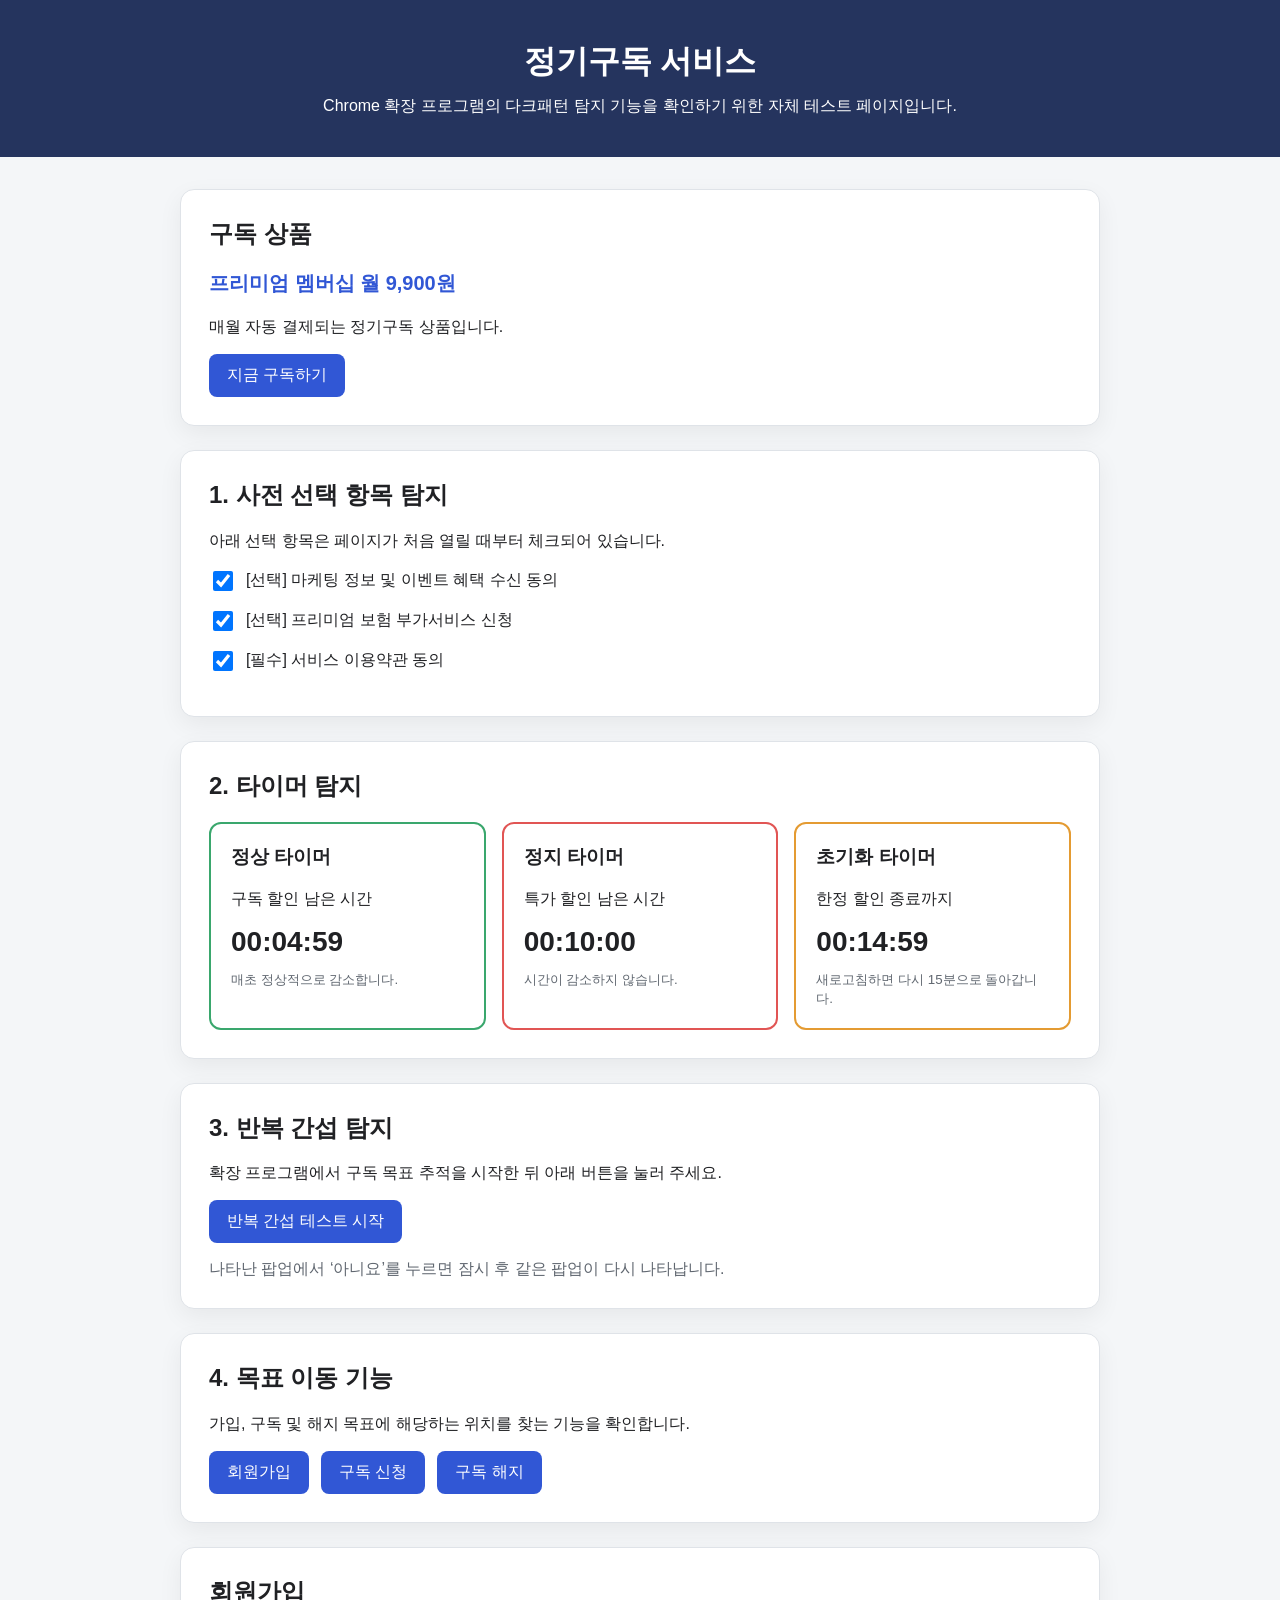
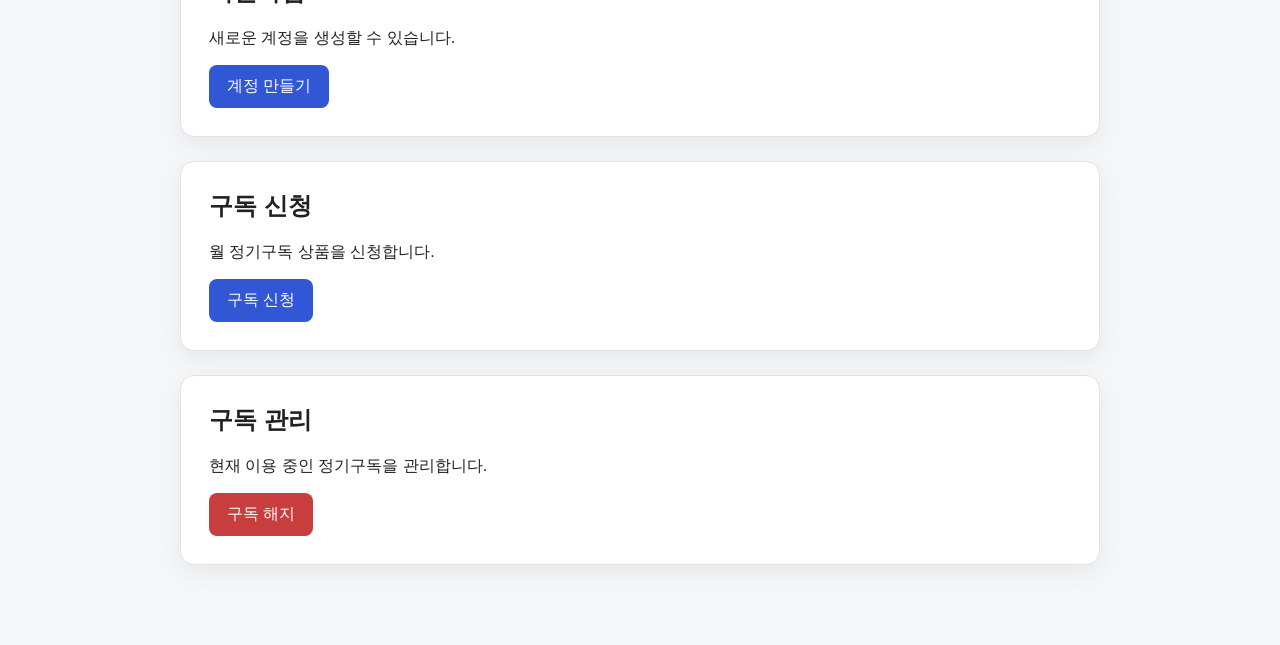
<file: test/index.html>
<!doctype html>
<html lang="ko">
  <head>
    <meta charset="UTF-8" />
    <meta name="viewport" content="width=device-width, initial-scale=1.0" />

    <title>정기구독 다크패턴 테스트</title>

    <link rel="stylesheet" href="style.css" />
    <script src="script.js" defer></script>
  </head>

  <body>
    <header class="page-header">
      <h1>정기구독 서비스</h1>
      <p>
        Chrome 확장 프로그램의 다크패턴 탐지 기능을 확인하기 위한 자체 테스트
        페이지입니다.
      </p>
    </header>

    <main class="container">
      <section class="test-card">
        <h2>구독 상품</h2>

        <p class="price">프리미엄 멤버십 월 9,900원</p>

        <p>매월 자동 결제되는 정기구독 상품입니다.</p>

        <button type="button">지금 구독하기</button>
      </section>

      <section class="test-card">
        <h2>1. 사전 선택 항목 탐지</h2>

        <p>아래 선택 항목은 페이지가 처음 열릴 때부터 체크되어 있습니다.</p>

        <label class="checkbox-row">
          <input id="marketing-agreement" type="checkbox" checked />
          <span>[선택] 마케팅 정보 및 이벤트 혜택 수신 동의</span>
        </label>

        <label class="checkbox-row">
          <input id="insurance-option" type="checkbox" checked />
          <span>[선택] 프리미엄 보험 부가서비스 신청</span>
        </label>

        <label class="checkbox-row">
          <input id="required-agreement" type="checkbox" checked required />
          <span>[필수] 서비스 이용약관 동의</span>
        </label>
      </section>

      <section class="test-card">
        <h2>2. 타이머 탐지</h2>

        <div class="timer-grid">
          <article class="timer-box timer-box--normal">
            <h3>정상 타이머</h3>
            <p>구독 할인 남은 시간</p>
            <strong id="normal-timer">00:05:00</strong>
            <small>매초 정상적으로 감소합니다.</small>
          </article>

          <article class="timer-box timer-box--static">
            <h3>정지 타이머</h3>
            <p>특가 할인 남은 시간</p>
            <strong id="static-timer">00:10:00</strong>
            <small>시간이 감소하지 않습니다.</small>
          </article>

          <article class="timer-box timer-box--reset">
            <h3>초기화 타이머</h3>
            <p>한정 할인 종료까지</p>
            <strong id="reset-timer">00:15:00</strong>
            <small>새로고침하면 다시 15분으로 돌아갑니다.</small>
          </article>
        </div>
      </section>

      <section class="test-card">
        <h2>3. 반복 간섭 탐지</h2>

        <p>
          확장 프로그램에서 구독 목표 추적을 시작한 뒤 아래 버튼을 눌러 주세요.
        </p>

        <button
          id="start-interference-test"
          class="primary-button"
          type="button"
        >
          반복 간섭 테스트 시작
        </button>

        <p class="guide">
          나타난 팝업에서 ‘아니요’를 누르면 잠시 후 같은 팝업이 다시 나타납니다.
        </p>
      </section>

      <section class="test-card">
        <h2>4. 목표 이동 기능</h2>

        <p>가입, 구독 및 해지 목표에 해당하는 위치를 찾는 기능을 확인합니다.</p>

        <nav class="goal-buttons" aria-label="사용자 목표">
          <a href="#signup-section"> 회원가입 </a>

          <a href="#subscribe-section"> 구독 신청 </a>

          <a href="#cancel-section"> 구독 해지 </a>
        </nav>
      </section>

      <section id="signup-section" class="test-card goal-section">
        <h2>회원가입</h2>
        <p>새로운 계정을 생성할 수 있습니다.</p>

        <button type="button">계정 만들기</button>
      </section>

      <section id="subscribe-section" class="test-card goal-section">
        <h2>구독 신청</h2>
        <p>월 정기구독 상품을 신청합니다.</p>

        <button type="button">구독 신청</button>
      </section>

      <section id="cancel-section" class="test-card goal-section">
        <h2>구독 관리</h2>
        <p>현재 이용 중인 정기구독을 관리합니다.</p>

        <button type="button" class="danger-button">구독 해지</button>
      </section>
    </main>

    <div id="popup-root"></div>
  </body>
</html>
</file>
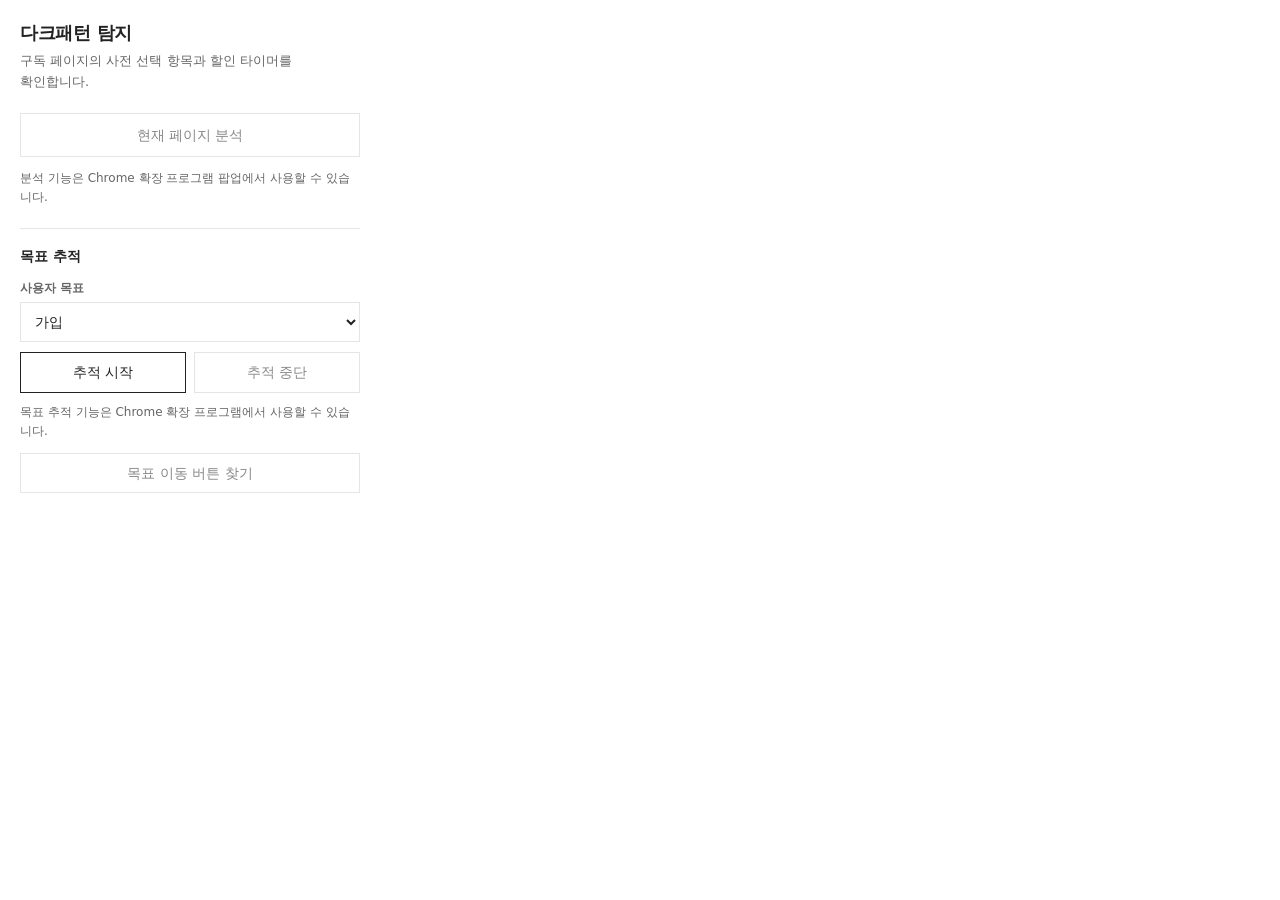
<file: popup/popup.html>
<!doctype html>
<html lang="ko">
  <head>
    <meta charset="utf-8" />
    <meta name="viewport" content="width=device-width, initial-scale=1" />
    <title>다크패턴 탐지</title>
    <link rel="stylesheet" href="popup.css" />
    <script src="popup.js" defer></script>
    <script src="goal-tracking.js" defer></script>
  </head>
  <body>
    <main class="popup">
      <header class="popup-header">
        <h1>다크패턴 탐지</h1>
        <p>구독 페이지의 사전 선택 항목과 할인 타이머를 확인합니다.</p>
      </header>

      <button id="analyze-button" class="analyze-button" type="button">
        현재 페이지 분석
      </button>

      <!-- popup.js에서 대기·분석 중·완료·분석 제외·오류 상태를 표시합니다. -->
      <p id="status-message" class="status-message" role="status">
        분석할 페이지를 연 뒤 버튼을 눌러 주세요.
      </p>

      <!-- 분석을 완료한 뒤 popup.js에서 hidden 속성을 해제합니다. -->
      <section
        id="results-section"
        class="results"
        aria-labelledby="results-title"
        hidden
      >
        <h2 id="results-title">분석 결과</h2>

        <dl class="result-summary">
          <div class="summary-item summary-item--preselected">
            <dt>사전 선택 의심</dt>
            <dd><span id="preselected-count">0</span>건</dd>
          </div>
          <div class="summary-item summary-item--timer">
            <dt>타이머 의심</dt>
            <dd><span id="timer-count">0</span>건</dd>
          </div>
        </dl>

        <p id="empty-message" class="empty-message" hidden>
          이번 분석에서 의심 요소가 발견되지 않았습니다.
        </p>

        <ul
          id="findings-list"
          class="findings-list"
          aria-label="탐지 항목과 판단 근거"
        ></ul>
      </section>

      <!-- 가입, 구독, 해지 과정의 반복 간섭을 추적합니다. -->
      <section
        id="goal-tracking-section"
        class="goal-tracking"
        aria-labelledby="goal-tracking-title"
      >
        <h2 id="goal-tracking-title">목표 추적</h2>
        <label for="goal-select">사용자 목표</label>
        <select id="goal-select">
          <option value="signup">가입</option>
          <option value="subscribe">구독</option>
          <option value="cancel">해지</option>
        </select>

        <div class="goal-actions">
          <button id="goal-start-button" type="button">추적 시작</button>
          <button id="goal-stop-button" type="button" disabled>
            추적 중단
          </button>
        </div>

        <p id="goal-status-message" class="goal-status-message" role="status">
          현재 추적 중인 목표가 없습니다.
        </p>

        <dl id="tracking-summary" class="tracking-summary" hidden>
          <div>
            <dt>현재 목표</dt>
            <dd id="tracking-goal">-</dd>
          </div>
          <div>
            <dt>방문 페이지</dt>
            <dd><span id="visited-page-count">0</span>개</dd>
          </div>
          <div>
            <dt>반복 간섭</dt>
            <dd><span id="interference-count">0</span>건</dd>
          </div>
        </dl>

        <p id="tracking-notice" class="tracking-notice" hidden></p>
        <button id="find-goal-button" type="button" disabled>
          목표 이동 버튼 찾기
        </button>

        <section id="goal-candidates-section" class="goal-candidates" hidden>
          <h3>이동 가능한 항목</h3>
          <p id="goal-candidates-empty" hidden>
            현재 페이지에서 목표에 맞는 항목을 찾지 못했습니다.
          </p>
          <ul id="goal-candidates-list"></ul>
        </section>

        <section id="interference-section" class="interference-results" hidden>
          <h3>반복 간섭 탐지 내역</h3>
          <p id="interference-empty">현재까지 탐지된 반복 간섭이 없습니다.</p>
          <ol id="interference-list"></ol>
        </section>
      </section>
    </main>

    <!-- 탐지 결과 하나당 이 양식을 복제해 findings-list에 추가합니다. -->
    <template id="finding-template">
      <li class="finding">
        <article>
          <p class="finding-type"></p>
          <h3 class="finding-message"></h3>
          <p class="evidence-label">판단 근거</p>
          <ul class="finding-evidence"></ul>
        </article>
      </li>
    </template>

    <!-- 목표 이동 후보 하나를 표시할 때 사용합니다. -->
    <template id="goal-candidate-template">
      <li class="goal-candidate">
        <button class="goal-candidate-button" type="button">
          <span class="goal-candidate-label"></span>
          <span class="goal-candidate-action"></span>
        </button>
      </li>
    </template>

    <!-- 반복 간섭 탐지 기록 하나를 표시할 때 사용합니다. -->
    <template id="interference-template">
      <li class="interference-item">
        <p class="interference-reason"></p>
        <p class="interference-text"></p>
      </li>
    </template>
  </body>
</html>
</file>
<file: test/style.css>
:root {
  color-scheme: light;
  font-family:
    Pretendard,
    "Noto Sans KR",
    Arial,
    sans-serif;

  color: #202124;
  background: #f4f6f8;
}

* {
  box-sizing: border-box;
}

body {
  margin: 0;
}

button,
a,
input {
  font: inherit;
}

button,
.goal-buttons a {
  border: 0;
  border-radius: 8px;
  padding: 11px 18px;
  color: #ffffff;
  background: #3157d5;
  cursor: pointer;
}

button:hover,
.goal-buttons a:hover {
  background: #2444b0;
}

.page-header {
  padding: 40px 20px;
  color: #ffffff;
  text-align: center;
  background: #25345e;
}

.page-header h1 {
  margin: 0 0 12px;
}

.page-header p {
  margin: 0;
}

.container {
  width: min(920px, calc(100% - 32px));
  margin: 32px auto 80px;
}

.test-card {
  margin-bottom: 24px;
  padding: 28px;
  border: 1px solid #dfe3e8;
  border-radius: 14px;
  background: #ffffff;
  box-shadow: 0 8px 24px rgb(0 0 0 / 6%);
}

.test-card h2 {
  margin-top: 0;
}

.price {
  font-size: 20px;
  font-weight: 700;
  color: #3157d5;
}

.checkbox-row {
  display: flex;
  align-items: center;
  gap: 10px;
  width: fit-content;
  margin: 14px 0;
  cursor: pointer;
}

.checkbox-row input {
  width: 20px;
  height: 20px;
}

.timer-grid {
  display: grid;
  grid-template-columns: repeat(3, minmax(0, 1fr));
  gap: 16px;
}

.timer-box {
  padding: 20px;
  border: 2px solid #dfe3e8;
  border-radius: 12px;
}

.timer-box h3 {
  margin-top: 0;
}

.timer-box strong {
  display: block;
  margin: 12px 0;
  font-size: 28px;
}

.timer-box small {
  color: #606770;
}

.timer-box--normal {
  border-color: #3aa76d;
}

.timer-box--static {
  border-color: #e15554;
}

.timer-box--reset {
  border-color: #e49b32;
}

.guide {
  margin-bottom: 0;
  color: #606770;
}

.goal-buttons {
  display: flex;
  flex-wrap: wrap;
  gap: 12px;
}

.goal-buttons a {
  text-decoration: none;
}

.danger-button {
  background: #c83d3d;
}

.danger-button:hover {
  background: #a92e2e;
}

.popup-overlay {
  position: fixed;
  inset: 0;
  z-index: 10000;

  display: grid;
  place-items: center;

  padding: 20px;
  background: rgb(0 0 0 / 58%);
}

.offer-dialog {
  width: min(460px, 100%);
  padding: 30px;
  border-radius: 16px;
  background: #ffffff;
  box-shadow: 0 20px 60px rgb(0 0 0 / 30%);
}

.offer-dialog h2 {
  margin-top: 0;
}

.offer-dialog__actions {
  display: flex;
  justify-content: flex-end;
  gap: 10px;
  margin-top: 24px;
}

.decline-button {
  color: #333333;
  background: #e4e7eb;
}

.decline-button:hover {
  background: #d5d9de;
}

@media (max-width: 720px) {
  .timer-grid {
    grid-template-columns: 1fr;
  }
}
</file>
<file: popup/popup.css>
/* 흰색 바탕, 무채색 글자와 얇은 구분선만 사용하는 팝업 스타일입니다. */
:root {
  color-scheme: light;
  --popup-width: 380px;
  --background: #ffffff;
  --surface: #f5f5f5;
  --text: #222222;
  --text-muted: #666666;
  --border: #e5e5e5;
}

*,
*::before,
*::after {
  box-sizing: border-box;
}

/* 결과 영역은 분석이 완료될 때까지 숨깁니다. */
[hidden] {
  display: none !important;
}

body {
  width: var(--popup-width);
  min-width: var(--popup-width);
  margin: 0;
  background: var(--background);
  color: var(--text);
  font-family: system-ui, -apple-system, BlinkMacSystemFont, "Segoe UI",
    "Apple SD Gothic Neo", "Malgun Gothic", sans-serif;
  font-size: 14px;
  line-height: 1.6;
  overflow-wrap: anywhere;
}

/* 결과가 많아져도 팝업 안에서 스크롤할 수 있습니다. */
.popup {
  max-height: 580px;
  padding: 20px;
  overflow-y: auto;
}

.popup-header h1 {
  margin: 0;
  font-size: 18px;
  font-weight: 600;
  letter-spacing: -0.3px;
  line-height: 1.4;
}

.popup-header p {
  margin: 6px 0 20px;
  color: var(--text-muted);
  font-size: 13px;
  word-break: keep-all;
}

.analyze-button {
  display: block;
  width: 100%;
  min-height: 42px;
  padding: 10px 14px;
  border: 1px solid var(--text);
  border-radius: 0;
  background: var(--background);
  color: var(--text);
  font: inherit;
  font-weight: 500;
  cursor: pointer;
}

.analyze-button:hover:not(:disabled) {
  background: var(--surface);
}

.analyze-button:focus-visible {
  outline: 2px solid #737373;
  outline-offset: 3px;
}

.analyze-button:disabled {
  border-color: var(--border);
  color: #888888;
  cursor: not-allowed;
}

.status-message {
  margin: 12px 0 0;
  color: var(--text-muted);
  font-size: 12px;
  white-space: pre-line;
}

/* popup.js에서 status-message의 data-state를 설정합니다. */
.status-message[data-state="loading"] {
  color: var(--text);
}

.status-message[data-state="error"] {
  color: var(--text);
  font-weight: 600;
}

.results {
  margin-top: 20px;
  padding-top: 16px;
  border-top: 1px solid var(--border);
}

.results h2 {
  margin: 0 0 12px;
  font-size: 14px;
  font-weight: 600;
}

.result-summary {
  display: grid;
  gap: 8px;
  margin: 0 0 14px;
}

.summary-item {
  display: flex;
  align-items: baseline;
  justify-content: space-between;
  gap: 16px;
  min-width: 0;
}

.summary-item dt {
  color: var(--text-muted);
  font-size: 13px;
}

.summary-item dd {
  flex-shrink: 0;
  margin: 0;
  font-size: 12px;
}

.summary-item dd span {
  margin-right: 4px;
  font-size: 16px;
  font-weight: 600;
  font-variant-numeric: tabular-nums;
  line-height: 1.3;
}

.empty-message {
  margin: 0;
  padding: 10px 0;
  color: var(--text-muted);
  font-size: 13px;
}

.findings-list {
  margin: 0;
  padding: 0;
  list-style: none;
}

.finding {
  min-width: 0;
  padding: 14px 0;
  border-top: 1px solid var(--border);
}

/* 탐지 유형은 색상이나 배지 대신 텍스트로 구분합니다. */
.finding-type {
  margin: 0;
  color: var(--text-muted);
  font-size: 12px;
}

.finding-message {
  margin: 4px 0 10px;
  font-size: 14px;
  font-weight: 500;
  line-height: 1.6;
}

.evidence-label {
  margin: 0 0 4px;
  color: var(--text-muted);
  font-size: 12px;
  font-weight: 600;
}

.finding-evidence {
  margin: 0;
  padding-left: 18px;
  color: var(--text-muted);
  font-size: 12px;
}

.finding-evidence li + li {
  margin-top: 3px;
}

/* 목표 추적 영역 */
.goal-tracking {
  margin-top: 20px;
  padding-top: 16px;
  border-top: 1px solid var(--border);
}

.goal-tracking h2 {
  margin: 0 0 12px;
  font-size: 14px;
  font-weight: 600;
}

.goal-tracking label {
  display: block;
  margin-bottom: 4px;
  color: var(--text-muted);
  font-size: 12px;
  font-weight: 600;
}

#goal-select {
  width: 100%;
  min-height: 40px;
  padding: 8px 10px;
  border: 1px solid var(--border);
  border-radius: 0;
  background: var(--background);
  color: var(--text);
  font: inherit;
}

#goal-select:focus-visible {
  outline: 2px solid #737373;
  outline-offset: 2px;
}

/* 추적 시작·중단 버튼 */
.goal-actions {
  display: grid;
  grid-template-columns: 1fr 1fr;
  gap: 8px;
  margin-top: 10px;
}

.goal-actions button,
#find-goal-button,
.goal-candidate-button {
  min-height: 40px;
  padding: 8px 12px;
  border: 1px solid var(--text);
  border-radius: 0;
  background: var(--background);
  color: var(--text);
  font: inherit;
  cursor: pointer;
}

.goal-actions button:hover:not(:disabled),
#find-goal-button:hover:not(:disabled),
.goal-candidate-button:hover:not(:disabled) {
  background: var(--surface);
}

.goal-actions button:focus-visible,
#find-goal-button:focus-visible,
.goal-candidate-button:focus-visible {
  outline: 2px solid #737373;
  outline-offset: 2px;
}

.goal-actions button:disabled,
#find-goal-button:disabled,
.goal-candidate-button:disabled {
  border-color: var(--border);
  color: #888888;
  cursor: not-allowed;
}

/* 목표 추적 상태 */
.goal-status-message,
.tracking-notice {
  margin: 10px 0 0;
  color: var(--text-muted);
  font-size: 12px;
  white-space: pre-line;
}

.tracking-summary {
  display: grid;
  gap: 6px;
  margin: 12px 0 0;
  padding: 10px 0;
  border-top: 1px solid var(--border);
  border-bottom: 1px solid var(--border);
}

.tracking-summary div {
  display: flex;
  align-items: baseline;
  justify-content: space-between;
  gap: 16px;
}

.tracking-summary dt {
  color: var(--text-muted);
  font-size: 12px;
}

.tracking-summary dd {
  margin: 0;
  font-size: 13px;
  font-weight: 600;
}

#find-goal-button {
  width: 100%;
  margin-top: 12px;
}

/* 목표 이동 후보 */
.goal-candidates,
.interference-results {
  margin-top: 16px;
}

.goal-candidates h3,
.interference-results h3 {
  margin: 0 0 8px;
  font-size: 13px;
  font-weight: 600;
}

#goal-candidates-list,
#interference-list {
  margin: 0;
  padding: 0;
  list-style: none;
}

#goal-candidates-empty,
#interference-empty {
  margin: 0;
  color: var(--text-muted);
  font-size: 12px;
}

.goal-candidate + .goal-candidate {
  margin-top: 6px;
}

.goal-candidate-button {
  display: flex;
  align-items: center;
  justify-content: space-between;
  gap: 12px;
  width: 100%;
  text-align: left;
}

.goal-candidate-label {
  min-width: 0;
  overflow: hidden;
  text-overflow: ellipsis;
}

.goal-candidate-action {
  flex-shrink: 0;
  color: var(--text-muted);
  font-size: 11px;
}

/* 반복 간섭 탐지 내역 */
.interference-item {
  padding: 10px 0;
  border-top: 1px solid var(--border);
}

.interference-reason {
  margin: 0;
  font-size: 13px;
  font-weight: 500;
}

.interference-text {
  margin: 4px 0 0;
  color: var(--text-muted);
  font-size: 12px;
}
</file>
